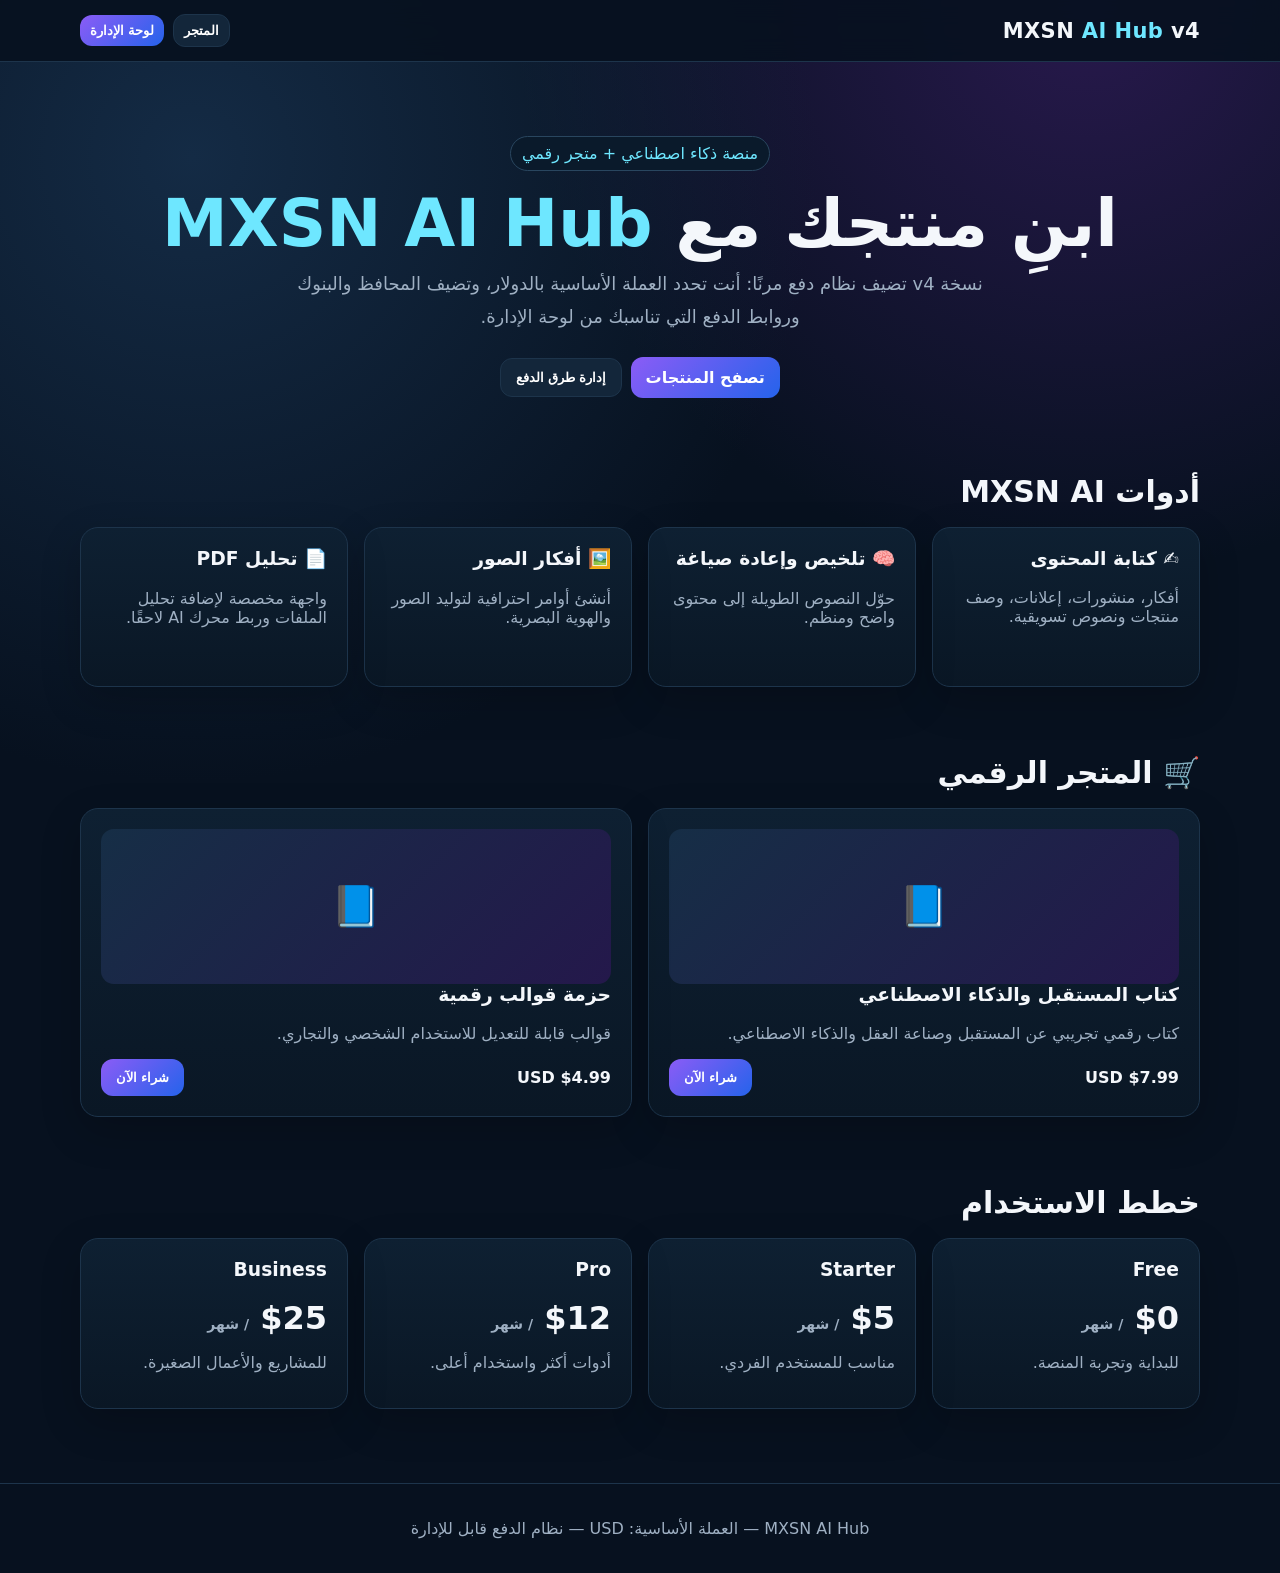
<file: index.html>
<!doctype html>
<html lang="ar" dir="rtl">
<head>
<meta charset="utf-8">
<meta name="viewport" content="width=device-width,initial-scale=1">
<title>MXSN AI Hub v4</title>
<meta name="description" content="MXSN AI Hub - منصة ذكاء اصطناعي ومتجر منتجات رقمية مع طرق دفع قابلة للإدارة">
<style>
:root{--bg:#07111f;--card:#0d1b2a;--card2:#102337;--text:#f4f7fb;--muted:#9fb0c3;--line:#1d344b;--accent:#6ee7ff;--accent2:#8b5cf6;--danger:#fb7185;--ok:#34d399}
*{box-sizing:border-box}body{margin:0;background:radial-gradient(circle at 15% 10%,#142b45 0,transparent 35%),radial-gradient(circle at 85% 0,#28194d 0,transparent 30%),var(--bg);color:var(--text);font-family:system-ui,-apple-system,Segoe UI,Tahoma,Arial,sans-serif}
.container{width:min(1120px,92%);margin:auto}.nav{position:sticky;top:0;z-index:20;background:#07111fe8;backdrop-filter:blur(12px);border-bottom:1px solid var(--line)}.navin{display:flex;justify-content:space-between;align-items:center;padding:14px 0}.brand{font-weight:900;font-size:21px;letter-spacing:.4px}.brand span{color:var(--accent)}button,.btn{border:0;border-radius:12px;padding:11px 15px;background:linear-gradient(135deg,var(--accent2),#2563eb);color:white;font-weight:800;cursor:pointer;text-decoration:none;display:inline-flex;align-items:center;justify-content:center;gap:7px}.btn.secondary{background:#13263a;border:1px solid var(--line)}.btn.danger{background:#3a1521;color:#ffd7df}.btn.small{padding:8px 10px;font-size:13px}.hero{padding:74px 0 42px;text-align:center}.badge{display:inline-block;padding:7px 11px;border:1px solid #29465f;border-radius:999px;color:var(--accent);background:#0a1a2b}.hero h1{font-size:clamp(34px,7vw,66px);margin:18px 0 10px;line-height:1.05}.hero h1 span{color:var(--accent)}.hero p{max-width:720px;margin:0 auto 24px;color:var(--muted);font-size:18px;line-height:1.8}.grid{display:grid;grid-template-columns:repeat(auto-fit,minmax(220px,1fr));gap:16px}.card{background:linear-gradient(180deg,#0e2032,#0a1725);border:1px solid var(--line);border-radius:18px;padding:20px;box-shadow:0 14px 40px #0003}.card h3{margin-top:0}.muted{color:var(--muted)}.section{padding:34px 0}.section h2{font-size:30px;margin:0 0 18px}.tool{min-height:160px}.price{font-size:32px;font-weight:900}.price small{font-size:14px;color:var(--muted)}.products img{width:100%;height:155px;object-fit:cover;border-radius:13px;background:#13263a}.products .noimg{height:155px;border-radius:13px;background:linear-gradient(135deg,#162e46,#24184b);display:flex;align-items:center;justify-content:center;font-size:40px}.row{display:flex;gap:9px;align-items:center;flex-wrap:wrap}.form{display:grid;gap:10px}.form input,.form select,.form textarea{width:100%;padding:12px;border-radius:10px;border:1px solid var(--line);background:#081521;color:white;outline:none}.form textarea{min-height:90px;resize:vertical}.modal{position:fixed;inset:0;background:#0009;display:none;align-items:center;justify-content:center;padding:16px;z-index:50}.modal.open{display:flex}.modalbox{width:min(680px,100%);max-height:90vh;overflow:auto;background:#0b1928;border:1px solid var(--line);border-radius:20px;padding:22px}.method{border:1px solid var(--line);border-radius:14px;padding:14px;margin:10px 0;cursor:pointer;background:#0b1a29}.method.selected{border-color:var(--accent);box-shadow:0 0 0 1px var(--accent) inset}.method .icon{font-size:25px}.pill{font-size:12px;padding:4px 8px;border-radius:999px;background:#142b40;color:#bfeeff}.notice{padding:12px;border-radius:12px;background:#102337;border:1px solid var(--line);line-height:1.7}.notice.ok{border-color:#1f765b}.notice.warn{border-color:#6d4e1e}.notice.danger{border-color:#6d2635}.hidden{display:none!important}.admin{margin-top:35px}.tablewrap{overflow:auto}.table{width:100%;border-collapse:collapse;min-width:760px}.table th,.table td{padding:11px;border-bottom:1px solid var(--line);text-align:right;vertical-align:top}.footer{padding:35px 0;color:var(--muted);text-align:center;border-top:1px solid var(--line);margin-top:40px}.kpi{font-size:28px;font-weight:900}.toggle{display:inline-flex;align-items:center;gap:8px}.toggle input{width:auto}.empty{text-align:center;padding:30px;color:var(--muted)}@media(max-width:600px){.navin{gap:10px}.hero{padding-top:48px}.hero p{font-size:16px}.card{padding:16px}}
</style>
</head>
<body>
<header class="nav"><div class="container navin">
  <div class="brand">MXSN <span>AI Hub</span> v4</div>
  <div class="row">
    <button class="btn secondary small" onclick="scrollToId('store')">المتجر</button>
    <button class="btn small" onclick="openAdmin()">لوحة الإدارة</button>
  </div>
</div></header>

<main>
<section class="hero"><div class="container">
  <span class="badge">منصة ذكاء اصطناعي + متجر رقمي</span>
  <h1>ابنِ منتجك مع <span>MXSN AI Hub</span></h1>
  <p>نسخة v4 تضيف نظام دفع مرنًا: أنت تحدد العملة الأساسية بالدولار، وتضيف المحافظ والبنوك وروابط الدفع التي تناسبك من لوحة الإدارة.</p>
  <div class="row" style="justify-content:center">
    <a class="btn" href="#store">تصفح المنتجات</a>
    <button class="btn secondary" onclick="openAdmin()">إدارة طرق الدفع</button>
  </div>
</div></section>

<section class="section"><div class="container">
<h2>أدوات MXSN AI</h2>
<div class="grid">
  <div class="card tool"><h3>✍️ كتابة المحتوى</h3><p class="muted">أفكار، منشورات، إعلانات، وصف منتجات ونصوص تسويقية.</p></div>
  <div class="card tool"><h3>🧠 تلخيص وإعادة صياغة</h3><p class="muted">حوّل النصوص الطويلة إلى محتوى واضح ومنظم.</p></div>
  <div class="card tool"><h3>🖼️ أفكار الصور</h3><p class="muted">أنشئ أوامر احترافية لتوليد الصور والهوية البصرية.</p></div>
  <div class="card tool"><h3>📄 تحليل PDF</h3><p class="muted">واجهة مخصصة لإضافة تحليل الملفات وربط محرك AI لاحقًا.</p></div>
</div>
</div></section>

<section id="store" class="section"><div class="container">
<h2>🛒 المتجر الرقمي</h2>
<div id="products" class="grid products"></div>
</div></section>

<section class="section"><div class="container">
<h2>خطط الاستخدام</h2>
<div class="grid">
 <div class="card"><h3>Free</h3><div class="price">$0 <small>/ شهر</small></div><p class="muted">للبداية وتجربة المنصة.</p></div>
 <div class="card"><h3>Starter</h3><div class="price">$5 <small>/ شهر</small></div><p class="muted">مناسب للمستخدم الفردي.</p></div>
 <div class="card"><h3>Pro</h3><div class="price">$12 <small>/ شهر</small></div><p class="muted">أدوات أكثر واستخدام أعلى.</p></div>
 <div class="card"><h3>Business</h3><div class="price">$25 <small>/ شهر</small></div><p class="muted">للمشاريع والأعمال الصغيرة.</p></div>
</div>
</div></section>
</main>

<footer class="footer">MXSN AI Hub — العملة الأساسية: USD — نظام الدفع قابل للإدارة</footer>

<!-- Checkout -->
<div id="checkoutModal" class="modal"><div class="modalbox">
  <div class="row" style="justify-content:space-between"><h2 style="margin:0">إتمام الطلب</h2><button class="btn secondary small" onclick="closeCheckout()">إغلاق</button></div>
  <div id="checkoutContent" style="margin-top:16px"></div>
</div></div>

<!-- Admin -->
<div id="adminModal" class="modal"><div class="modalbox">
  <div class="row" style="justify-content:space-between"><h2 style="margin:0">لوحة إدارة MXSN AI Hub</h2><button class="btn secondary small" onclick="closeAdmin()">إغلاق</button></div>
  <div id="adminLogin"></div>
  <div id="adminPanel" class="hidden"></div>
</div></div>

<script>
const KEY='mxsn_ai_hub_v4';
const ADMIN_PASS='admin123';
let state=loadState(), selectedMethodId=null, selectedProductId=null;

function loadState(){
  try{
    const s=JSON.parse(localStorage.getItem(KEY));
    if(s && s.version===4) return s;
  }catch(e){}
  return {
    version:4,currency:'USD',
    users:[],orders:[],
    products:[
      {id:'p1',title:'كتاب المستقبل والذكاء الاصطناعي',description:'كتاب رقمي تجريبي عن المستقبل وصناعة العقل والذكاء الاصطناعي.',price:7.99,image:'',active:true},
      {id:'p2',title:'حزمة قوالب رقمية',description:'قوالب قابلة للتعديل للاستخدام الشخصي والتجاري.',price:4.99,image:'',active:true}
    ],
    paymentMethods:[],
    settings:{storeName:'MXSN AI Hub',currency:'USD'}
  };
}
function save(){localStorage.setItem(KEY,JSON.stringify(state))}
function esc(s){return String(s??'').replace(/[&<>"']/g,m=>({'&':'&amp;','<':'&lt;','>':'&gt;','"':'&quot;',"'":'&#039;'}[m]))}
function money(n){return '$'+Number(n||0).toFixed(2)+' USD'}
function scrollToId(id){document.getElementById(id)?.scrollIntoView({behavior:'smooth'})}

function renderProducts(){
 const box=document.getElementById('products');
 const ps=state.products.filter(p=>p.active!==false);
 if(!ps.length){box.innerHTML='<div class="card empty">لا توجد منتجات متاحة حاليًا.</div>';return}
 box.innerHTML=ps.map(p=>`<article class="card">
  ${p.image?`<img src="${esc(p.image)}" alt="">`:`<div class="noimg">📘</div>`}
  <h3>${esc(p.title)}</h3><p class="muted">${esc(p.description)}</p>
  <div class="row" style="justify-content:space-between;margin-top:12px"><b>${money(p.price)}</b><button class="btn" onclick="startCheckout('${p.id}')">شراء الآن</button></div>
 </article>`).join('');
}
function startCheckout(id){
 selectedProductId=id; selectedMethodId=null;
 const p=state.products.find(x=>x.id===id);
 if(!p)return;
 const methods=state.paymentMethods.filter(m=>m.active!==false);
 document.getElementById('checkoutContent').innerHTML=`
 <div class="notice"><b>${esc(p.title)}</b><br>المبلغ: <strong>${money(p.price)}</strong></div>
 <h3>اختر طريقة الدفع</h3>
 <div id="methods">${methods.length?methods.map(m=>methodHtml(m)).join(''):'<div class="notice warn">لا توجد طرق دفع مفعّلة بعد. أضف محفظتك أو بنكك من لوحة الإدارة.</div>'}</div>
 <div id="paymentDetails" class="hidden"></div>
 <div class="row" style="margin-top:14px"><button class="btn" onclick="confirmOrder()">تأكيد الطلب</button><button class="btn secondary" onclick="closeCheckout()">إلغاء</button></div>
 <p class="muted" style="font-size:12px;margin-top:12px">ملاحظة: هذه النسخة لا تستلم الأموال بنفسها. إذا أضفت رابط دفع خارجي فسيتم تحويل المشتري إليه. بدون رابط، تظهر له تعليمات الدفع اليدوي.</p>`;
 document.getElementById('checkoutModal').classList.add('open');
}
function methodHtml(m){
 return `<div class="method" id="method_${esc(m.id)}" onclick="selectMethod('${m.id}')">
   <div class="row"><span class="icon">${esc(m.icon||'💳')}</span><b>${esc(m.name)}</b><span class="pill">${esc(m.type||'دفع')}</span></div>
   ${m.identifier?`<div class="muted" style="margin-top:7px">${esc(m.identifier)}</div>`:''}
 </div>`;
}
function selectMethod(id){
 selectedMethodId=id;
 document.querySelectorAll('.method').forEach(x=>x.classList.remove('selected'));
 document.getElementById('method_'+CSS.escape(id))?.classList.add('selected');
 const m=state.paymentMethods.find(x=>x.id===id);
 const d=document.getElementById('paymentDetails');
 if(!m)return;
 d.classList.remove('hidden');
 d.innerHTML=`<div class="notice" style="margin-top:12px"><b>${esc(m.name)}</b>
 ${m.instructions?`<div style="white-space:pre-wrap;margin-top:8px">${esc(m.instructions)}</div>`:''}
 ${m.identifier?`<div style="margin-top:8px"><b>الحساب/المعرّف:</b> ${esc(m.identifier)}</div>`:''}
 ${m.checkoutUrl?`<div style="margin-top:12px"><a class="btn" href="${esc(m.checkoutUrl)}" target="_blank" rel="noopener">فتح صفحة الدفع</a></div>`:''}</div>`;
}
function confirmOrder(){
 const p=state.products.find(x=>x.id===selectedProductId), m=state.paymentMethods.find(x=>x.id===selectedMethodId);
 if(!p)return;
 if(!m){alert('اختر طريقة دفع أولاً.');return}
 const order={id:'o_'+Date.now(),productId:p.id,productTitle:p.title,amount:Number(p.price),currency:'USD',paymentMethodId:m.id,paymentMethod:m.name,status:'awaiting_payment',createdAt:new Date().toISOString()};
 state.orders.push(order);save();
 if(m.checkoutUrl){window.open(m.checkoutUrl,'_blank','noopener');}
 alert('تم إنشاء الطلب. حالة الطلب: بانتظار الدفع. بعد الدفع الخارجي يمكنك مراجعة الطلب من لوحة الإدارة.');
 closeCheckout();renderAdmin();
}
function closeCheckout(){document.getElementById('checkoutModal').classList.remove('open')}

function openAdmin(){document.getElementById('adminModal').classList.add('open');document.getElementById('adminLogin').innerHTML=`<div class="notice" style="margin-top:16px">الدخول التجريبي: كلمة المرور الافتراضية <b>admin123</b>. غيّرها قبل أي نشر حقيقي.</div><div class="form" style="margin-top:12px"><input id="adminPassword" type="password" placeholder="كلمة مرور الإدارة"><button class="btn" onclick="loginAdmin()">دخول</button></div>`;document.getElementById('adminPanel').classList.add('hidden')}
function closeAdmin(){document.getElementById('adminModal').classList.remove('open')}
function loginAdmin(){if(document.getElementById('adminPassword').value===ADMIN_PASS){document.getElementById('adminLogin').innerHTML='';document.getElementById('adminPanel').classList.remove('hidden');renderAdmin()}else alert('كلمة المرور غير صحيحة.')}
function renderAdmin(){
 const p=state.products.length, o=state.orders.length, m=state.paymentMethods.length, active=state.paymentMethods.filter(x=>x.active!==false).length;
 document.getElementById('adminPanel').innerHTML=`
 <div class="grid" style="margin-top:16px">
  <div class="card"><div class="muted">المنتجات</div><div class="kpi">${p}</div></div>
  <div class="card"><div class="muted">الطلبات</div><div class="kpi">${o}</div></div>
  <div class="card"><div class="muted">طرق الدفع</div><div class="kpi">${m}</div></div>
  <div class="card"><div class="muted">المفعّلة</div><div class="kpi">${active}</div></div>
 </div>
 <div class="card admin"><h3>⚙️ إعدادات المتجر</h3><div class="form">
   <input id="storeName" value="${esc(state.settings.storeName)}" placeholder="اسم المتجر">
   <input value="USD" disabled>
   <button class="btn" onclick="saveSettings()">حفظ الإعدادات</button>
 </div></div>
 <div class="card admin"><h3>💳 إضافة طريقة دفع</h3>
  <p class="muted">أضف أي محفظة أو بنك أو رابط Checkout يناسبك. النظام لا يفترض مزودًا معينًا.</p>
  <div class="form">
   <input id="pmName" placeholder="اسم الطريقة: مثال محفظة / بنك / رابط دفع">
   <select id="pmType"><option>محفظة إلكترونية</option><option>بنك</option><option>رابط دفع</option><option>بطاقة</option><option>أخرى</option></select>
   <input id="pmIcon" placeholder="أيقونة أو إيموجي (اختياري)" value="💳">
   <input id="pmIdentifier" placeholder="رقم الحساب / اسم المستفيد / المعرّف">
   <input id="pmUrl" placeholder="رابط Checkout أو صفحة الدفع (اختياري)">
   <textarea id="pmInstructions" placeholder="تعليمات الدفع للمشتري"></textarea>
   <label class="toggle"><input id="pmActive" type="checkbox" checked> مفعّلة</label>
   <button class="btn" onclick="addPaymentMethod()">إضافة طريقة الدفع</button>
  </div>
 </div>
 <div class="card admin"><h3>طرق الدفع الحالية</h3>${paymentMethodsTable()}</div>
 <div class="card admin"><h3>📦 المنتجات</h3>${productsTable()}</div>
 <div class="card admin"><h3>🧾 الطلبات</h3>${ordersTable()}</div>
 <div class="card admin"><h3>➕ إضافة منتج</h3><div class="form">
   <input id="prTitle" placeholder="اسم المنتج"><textarea id="prDesc" placeholder="وصف المنتج"></textarea>
   <input id="prPrice" type="number" step="0.01" placeholder="السعر بالدولار">
   <input id="prImage" placeholder="رابط صورة المنتج (اختياري)">
   <button class="btn" onclick="addProduct()">إضافة المنتج</button>
 </div></div>
 <div class="row" style="margin-top:16px"><button class="btn danger" onclick="resetDemo()">إعادة ضبط بيانات v4</button></div>`;
}
function paymentMethodsTable(){
 if(!state.paymentMethods.length)return '<div class="empty">لم تتم إضافة أي طريقة دفع بعد.</div>';
 return `<div class="tablewrap"><table class="table"><tr><th>الطريقة</th><th>النوع</th><th>الحساب</th><th>الرابط</th><th>الحالة</th><th>إجراء</th></tr>${state.paymentMethods.map(m=>`<tr>
 <td>${esc(m.icon||'💳')} ${esc(m.name)}</td><td>${esc(m.type)}</td><td>${esc(m.identifier||'-')}</td><td>${m.checkoutUrl?`<a href="${esc(m.checkoutUrl)}" target="_blank" rel="noopener">فتح</a>`:'-'}</td>
 <td>${m.active!==false?'مفعّلة':'متوقفة'}</td><td><div class="row"><button class="btn secondary small" onclick="togglePayment('${m.id}')">${m.active!==false?'إيقاف':'تفعيل'}</button><button class="btn danger small" onclick="deletePayment('${m.id}')">حذف</button></div></td>
 </tr>`).join('')}</table></div>`;
}
function productsTable(){
 return `<div class="tablewrap"><table class="table"><tr><th>المنتج</th><th>السعر</th><th>الحالة</th><th>إجراء</th></tr>${state.products.map(p=>`<tr><td>${esc(p.title)}</td><td>${money(p.price)}</td><td>${p.active!==false?'نشط':'متوقف'}</td><td><div class="row"><button class="btn secondary small" onclick="toggleProduct('${p.id}')">${p.active!==false?'إيقاف':'تفعيل'}</button><button class="btn danger small" onclick="deleteProduct('${p.id}')">حذف</button></div></td></tr>`).join('')}</table></div>`;
}
function ordersTable(){
 if(!state.orders.length)return '<div class="empty">لا توجد طلبات بعد.</div>';
 return `<div class="tablewrap"><table class="table"><tr><th>الطلب</th><th>المنتج</th><th>المبلغ</th><th>طريقة الدفع</th><th>الحالة</th><th>إجراء</th></tr>${state.orders.map(o=>`<tr><td>${esc(o.id)}</td><td>${esc(o.productTitle)}</td><td>${money(o.amount)}</td><td>${esc(o.paymentMethod)}</td><td>${esc(o.status)}</td><td><button class="btn secondary small" onclick="markPaid('${o.id}')">تحديد كمدفوع</button></td></tr>`).join('')}</table></div>`;
}
function saveSettings(){state.settings.storeName=document.getElementById('storeName').value.trim()||'MXSN AI Hub';state.settings.currency='USD';save();alert('تم حفظ الإعدادات.');renderAdmin()}
function addPaymentMethod(){
 const name=document.getElementById('pmName').value.trim(); if(!name){alert('اكتب اسم طريقة الدفع.');return}
 state.paymentMethods.push({id:'pm_'+Date.now(),name,type:document.getElementById('pmType').value,icon:document.getElementById('pmIcon').value.trim()||'💳',identifier:document.getElementById('pmIdentifier').value.trim(),checkoutUrl:document.getElementById('pmUrl').value.trim(),instructions:document.getElementById('pmInstructions').value.trim(),currency:'USD',active:document.getElementById('pmActive').checked});
 save();alert('تمت إضافة طريقة الدفع.');renderAdmin();
}
function togglePayment(id){const m=state.paymentMethods.find(x=>x.id===id);if(m)m.active=m.active===false;save();renderAdmin();renderProducts()}
function deletePayment(id){if(confirm('حذف طريقة الدفع؟')){state.paymentMethods=state.paymentMethods.filter(x=>x.id!==id);save();renderAdmin()}}
function addProduct(){
 const title=document.getElementById('prTitle').value.trim(), price=Number(document.getElementById('prPrice').value);
 if(!title||!(price>=0)){alert('أدخل اسم المنتج والسعر.');return}
 state.products.push({id:'p_'+Date.now(),title,description:document.getElementById('prDesc').value.trim(),price,image:document.getElementById('prImage').value.trim(),active:true});
 save();alert('تمت إضافة المنتج.');renderAdmin();renderProducts();
}
function toggleProduct(id){const p=state.products.find(x=>x.id===id);if(p)p.active=p.active===false;save();renderAdmin();renderProducts()}
function deleteProduct(id){if(confirm('حذف المنتج؟')){state.products=state.products.filter(x=>x.id!==id);save();renderAdmin();renderProducts()}}
function markPaid(id){const o=state.orders.find(x=>x.id===id);if(o){o.status='paid';o.paidAt=new Date().toISOString();save();renderAdmin();}}
function resetDemo(){if(confirm('سيتم حذف المنتجات والطلبات وطرق الدفع الحالية وإعادة البيانات التجريبية. متابعة؟')){localStorage.removeItem(KEY);state=loadState();renderAdmin();renderProducts();}}

renderProducts();
</script>
</body>
</html>
</file>
